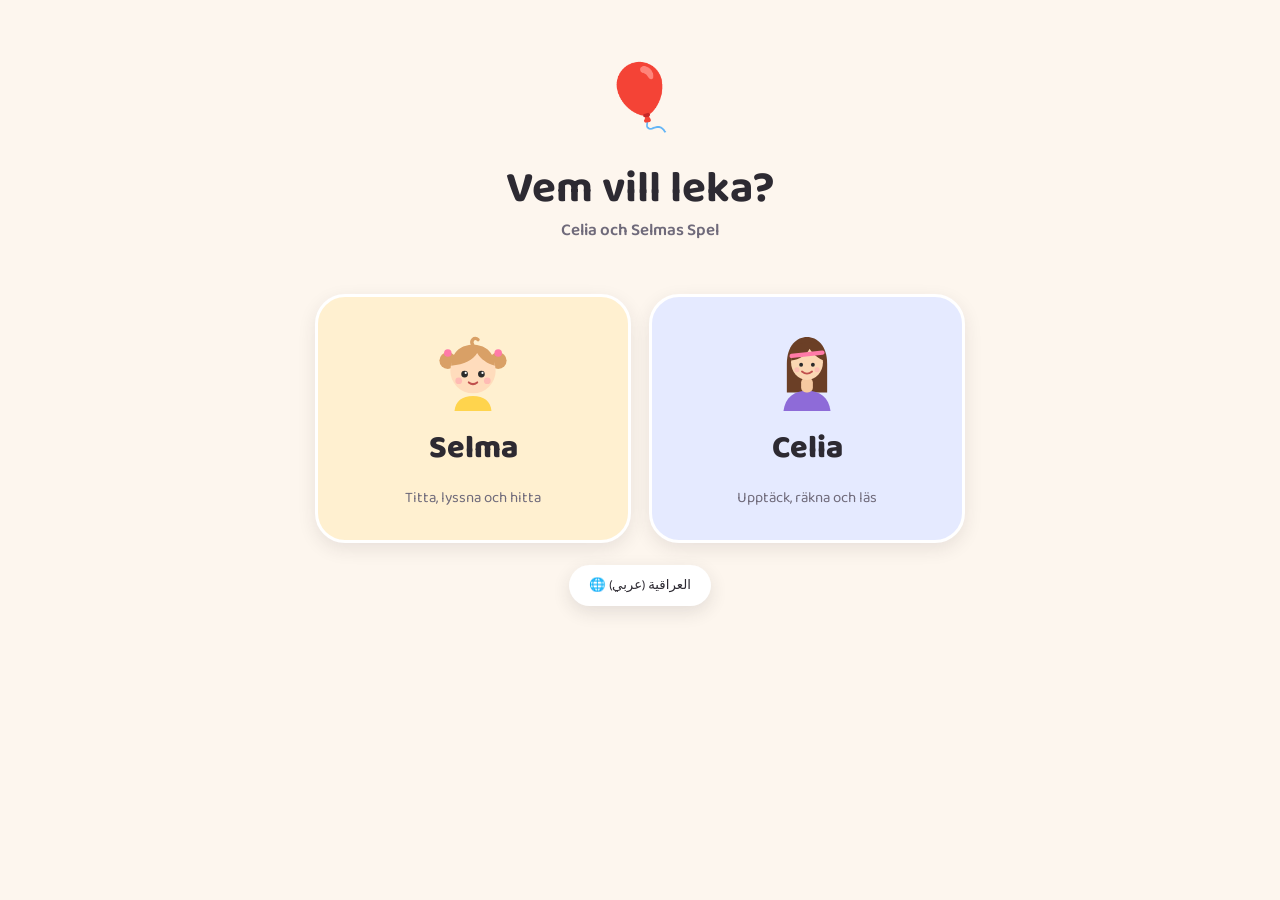
<file: index.html>
<!DOCTYPE html>
<html lang="sv">
<head>
    <meta charset="UTF-8">
    <meta name="viewport" content="width=device-width, initial-scale=1.0">
    <title>Celia och Selmas Spel</title>
    <link rel="preconnect" href="https://fonts.googleapis.com">
    <link rel="preconnect" href="https://fonts.gstatic.com" crossorigin>
    <link href="https://fonts.googleapis.com/css2?family=Baloo+2:wght@500;600;700;800&display=swap" rel="stylesheet">
    <link rel="stylesheet" href="5-9-styles-v7.css?v=8">
    <link rel="stylesheet" href="tablet.css?v=3">
</head>
<body>
    <div id="app"></div>

    <audio id="clickSound" preload="auto" src="https://thekhazal.github.io/click_sound.mp3"></audio>
    <audio id="matchSound" preload="auto" src="https://thekhazal.github.io/match_sound.mp3"></audio>
    <audio id="rightSound" preload="auto" src="https://thekhazal.github.io/right_sound.mp3"></audio>
    <audio id="wrongSound" preload="auto" src="https://thekhazal.github.io/wrong_sound.mp3"></audio>
    <audio id="backgroundMusic" preload="auto" loop src="https://thekhazal.github.io/background_music.mp3"></audio>

    <canvas id="confetti"></canvas>
    <script src="v15-app.js?v=36"></script><style>.profile-icon{font-size:84px!important;line-height:1!important}.profile-card .profile-icon svg{display:block;margin:0 auto}</style><script>if(!activeProfile)renderProfiles();</script><script src="profile-icons.js?v=1"></script><script src="nx2-affar-rakna.js?v=4"></script><script src="nx3-dela-hjalp.js?v=3"></script>
    <script src="tablet.js?v=2"></script>
</body>
</html>
</file>
<file: 5-9-styles-v7.css>
:root {
    --bg: #fdf6ee;
    --ink: #2d2a32;
    --ink-soft: #6f6a7a;
    --card: #ffffff;
    --shadow: 0 6px 18px rgba(45, 42, 50, 0.10);
    --shadow-lg: 0 14px 34px rgba(45, 42, 50, 0.16);
    --radius: 22px;
    --green: #2fbf71;
    --red: #ef476f;
    --c-siffror: #4f8cff;
    --c-bokstaver: #ff6b6b;
    --c-ord: #2fbf71;
    --c-figurer: #9b6bff;
    --c-djur: #ff9f43;
}

* { box-sizing: border-box; -webkit-tap-highlight-color: transparent; }

html, body {
    margin: 0;
    padding: 0;
    background: var(--bg);
    color: var(--ink);
    font-family: 'Baloo 2', 'Comic Sans MS', system-ui, sans-serif;
    min-height: 100%;
}

#app { max-width: 880px; margin: 0 auto; padding: 14px 16px 48px; }

/* ---------- top bar ---------- */
.topbar {
    display: flex;
    align-items: center;
    justify-content: space-between;
    gap: 10px;
    padding: 6px 2px 14px;
}
.brand {
    display: flex;
    align-items: center;
    gap: 10px;
    font-weight: 800;
    font-size: 20px;
    letter-spacing: 0.2px;
}
.brand .logo {
    width: 40px; height: 40px;
    display: grid; place-items: center;
    background: linear-gradient(135deg, #ffd166, #ff9f43);
    border-radius: 14px;
    font-size: 22px;
    box-shadow: var(--shadow);
}
.icon-btn {
    border: none;
    background: var(--card);
    width: 44px; height: 44px;
    border-radius: 14px;
    font-size: 20px;
    cursor: pointer;
    box-shadow: var(--shadow);
    display: grid; place-items: center;
    transition: transform 0.12s ease;
}
.icon-btn:active { transform: scale(0.92); }

/* ---------- home ---------- */
.hero {
    text-align: center;
    padding: 18px 10px 8px;
}
.hero h1 {
    font-size: clamp(30px, 7vw, 44px);
    margin: 0 0 4px;
    line-height: 1.1;
}
.hero p {
    margin: 0 0 20px;
    color: var(--ink-soft);
    font-size: 17px;
    font-weight: 600;
}
.tiles {
    display: grid;
    grid-template-columns: repeat(auto-fit, minmax(150px, 1fr));
    gap: 14px;
}
.tile {
    border: none;
    cursor: pointer;
    border-radius: var(--radius);
    padding: 22px 12px 18px;
    color: #fff;
    font-family: inherit;
    display: flex;
    flex-direction: column;
    align-items: center;
    gap: 8px;
    box-shadow: var(--shadow);
    transition: transform 0.14s ease, box-shadow 0.14s ease;
}
.tile:hover { transform: translateY(-3px); box-shadow: var(--shadow-lg); }
.tile:active { transform: scale(0.96); }
.tile .emoji { font-size: 44px; line-height: 1; filter: drop-shadow(0 3px 4px rgba(0,0,0,0.18)); }
.tile .label { font-size: 19px; font-weight: 800; }
.tile .sub { font-size: 13px; font-weight: 600; opacity: 0.9; }
.tile.siffror { background: linear-gradient(160deg, #6ea3ff, var(--c-siffror)); }
.tile.bokstaver { background: linear-gradient(160deg, #ff8a8a, var(--c-bokstaver)); }
.tile.ord { background: linear-gradient(160deg, #54d892, var(--c-ord)); }
.tile.figurer { background: linear-gradient(160deg, #b48cff, var(--c-figurer)); }
.tile.djur { background: linear-gradient(160deg, #ffb767, var(--c-djur)); }

/* ---------- game view ---------- */
.gamehead {
    display: flex;
    align-items: center;
    gap: 10px;
    margin-bottom: 12px;
}
.gamehead h2 { margin: 0; font-size: 24px; flex: 1; }
.stars { font-size: 18px; letter-spacing: 2px; white-space: nowrap; }

.prompt {
    background: var(--card);
    border-radius: var(--radius);
    box-shadow: var(--shadow);
    padding: 16px 18px;
    display: flex;
    align-items: center;
    gap: 14px;
    margin-bottom: 16px;
    min-height: 86px;
}
.prompt .target {
    font-size: 44px;
    font-weight: 800;
    line-height: 1;
    min-width: 64px;
    text-align: center;
}
.prompt .target.small { font-size: 30px; }
.prompt .text { flex: 1; }
.prompt .text .lead { font-size: 15px; font-weight: 600; color: var(--ink-soft); }
.prompt .text .name { font-size: 24px; font-weight: 800; }
.speak-btn {
    border: none;
    background: #eef3ff;
    color: var(--c-siffror);
    width: 52px; height: 52px;
    border-radius: 16px;
    font-size: 24px;
    cursor: pointer;
    transition: transform 0.12s ease;
}
.speak-btn:active { transform: scale(0.9); }

.grid {
    display: grid;
    gap: 12px;
    grid-template-columns: repeat(3, 1fr);
}
.grid.n6 { grid-template-columns: repeat(3, 1fr); }
.grid.n12 { grid-template-columns: repeat(4, 1fr); }
@media (max-width: 560px) {
    .grid.n12 { grid-template-columns: repeat(3, 1fr); }
}

.card {
    border: none;
    cursor: pointer;
    font-family: inherit;
    aspect-ratio: 1 / 1;
    border-radius: 20px;
    background: var(--card);
    box-shadow: var(--shadow);
    display: grid;
    place-items: center;
    font-size: clamp(30px, 8vw, 46px);
    font-weight: 800;
    color: var(--ink);
    transition: transform 0.13s ease, box-shadow 0.13s ease, background 0.2s ease;
    animation: pop-in 0.25s ease backwards;
}
.card:hover { transform: translateY(-2px); box-shadow: var(--shadow-lg); }
.card:active { transform: scale(0.94); }
.card .emoji { font-size: clamp(38px, 10vw, 56px); line-height: 1; }
.card.correct {
    background: var(--green);
    color: #fff;
    animation: bounce 0.5s ease;
}
.card.wrong {
    background: var(--red);
    color: #fff;
    animation: shake 0.4s ease;
}
.card.dim { opacity: 0.55; }

@keyframes pop-in { from { transform: scale(0.6); opacity: 0; } to { transform: scale(1); opacity: 1; } }
@keyframes bounce { 0% { transform: scale(1); } 35% { transform: scale(0.88); } 70% { transform: scale(1); } 85% { transform: scale(0.95); } 100% { transform: scale(1); } }
@keyframes shake { 0%,100% { transform: translateX(0); } 25% { transform: translateX(-6px); } 75% { transform: translateX(6px); } }

.feedback {
    text-align: center;
    font-size: 20px;
    font-weight: 800;
    min-height: 30px;
    margin-top: 14px;
}
.feedback.good { color: var(--green); }
.feedback.bad { color: var(--red); }

/* ---------- celebration ---------- */
.overlay {
    position: fixed;
    inset: 0;
    background: rgba(45, 42, 50, 0.45);
    display: grid;
    place-items: center;
    padding: 20px;
    z-index: 30;
}
.sheet {
    background: var(--card);
    border-radius: 26px;
    box-shadow: var(--shadow-lg);
    padding: 28px 24px;
    max-width: 380px;
    width: 100%;
    text-align: center;
    animation: pop-in 0.3s ease;
}
.sheet h3 { margin: 6px 0 4px; font-size: 28px; }
.sheet p { margin: 0 0 18px; color: var(--ink-soft); font-weight: 600; }
.sheet .big-stars { font-size: 40px; letter-spacing: 4px; }
.btn-row { display: flex; gap: 10px; justify-content: center; margin-top: 8px; }
.btn {
    border: none;
    font-family: inherit;
    font-weight: 800;
    font-size: 17px;
    padding: 13px 22px;
    border-radius: 16px;
    cursor: pointer;
    background: linear-gradient(160deg, #ffd166, #ff9f43);
    color: #fff;
    box-shadow: var(--shadow);
    transition: transform 0.12s ease;
}
.btn.secondary { background: #eef3ff; color: var(--c-siffror); box-shadow: none; }
.btn:active { transform: scale(0.95); }

/* ---------- settings ---------- */
.settings-row {
    display: flex;
    align-items: center;
    justify-content: space-between;
    gap: 12px;
    padding: 12px 2px;
    font-weight: 700;
    font-size: 16px;
    text-align: left;
}
.settings-row + .settings-row { border-top: 1px solid #f0ebe3; }
.settings-row input[type="range"] { width: 130px; accent-color: var(--c-djur); }
.settings-row input[type="checkbox"] { width: 22px; height: 22px; accent-color: var(--c-ord); }
.settings-row select, .settings-row input[type="number"] {
    font-family: inherit;
    font-weight: 700;
    font-size: 15px;
    padding: 8px 10px;
    border: 2px solid #eee6da;
    border-radius: 12px;
    background: #fff;
    width: 84px;
}
.range-pair { display: flex; gap: 8px; }

#confetti {
    position: fixed;
    inset: 0;
    pointer-events: none;
    z-index: 40;
}

@media (min-width: 700px) {
    .card { max-height: 175px; }
}

@media (max-width: 560px) {
    #app { padding: 10px 12px 40px; }
    .prompt .target { font-size: 36px; }
    .gamehead h2 { font-size: 20px; }
}

/* Profiler och tydligt mål, även på små skärmar. */
.profile-balloon {font-size:64px;margin:12px 0;}
.profiles {display:grid;grid-template-columns:1fr 1fr;gap:18px;margin:22px auto;max-width:650px;}
.profile-card {border:3px solid white;border-radius:30px;padding:30px 12px;display:flex;align-items:center;flex-direction:column;gap:12px;font-family:inherit;cursor:pointer;box-shadow:var(--shadow);color:var(--ink);}
.profile-card.selma {background:#fff0d0;} .profile-card.celia {background:#e5eaff;}
.profile-icon {font-size:70px;line-height:1.2;} .profile-name {font-size:32px;font-weight:800;}
.profile-sub {font-size:15px;color:var(--ink-soft);}
.profile-switch {font:700 16px 'Baloo 2',sans-serif;border:0;background:#fff;border-radius:18px;padding:10px 16px;box-shadow:var(--shadow);cursor:pointer;}
.prompt {border:3px solid #dce7ff;background:#f0f5ff;min-height:150px;padding:16px 20px;}
.prompt .target {font-size:clamp(68px,18vw,88px);min-width:90px;}
.prompt .text .target-value {font-size:clamp(60px,17vw,82px);line-height:1.05;overflow-wrap:anywhere;}
.prompt .text .word-value {font-size:clamp(30px,8vw,52px);}
.prompt .text .name:not(.target-value) {font-size:22px;}
.prompt .text .lead {font-size:16px;}
.speak-btn {flex-shrink:0;}
.stars {font-size:20px;color:#bb7a00;letter-spacing:0;}
.grid.n2 {grid-template-columns:repeat(2,minmax(0,1fr));}
.grid.n3 {grid-template-columns:repeat(3,minmax(0,1fr));}
.grid.n4 {grid-template-columns:repeat(2,minmax(0,1fr));}
.grid.n2 .card {min-height:150px;max-height:230px;}
.grid.n2 .card .emoji {font-size:clamp(56px,15vw,72px);}
.sheet {max-height:90dvh;overflow:auto;}
@media(max-width:420px) {
 .gamehead {gap:7px;} .gamehead h2 {font-size:19px;}
 .prompt {gap:10px;padding:14px 12px;} .prompt .target {min-width:78px;}
 .profile-card {padding:24px 8px;} .profile-sub {font-size:13px;}
 .brand {font-size:18px;}
}
@media(prefers-reduced-motion:reduce) {.card,.sheet {animation:none;} * {transition:none!important;}}

.grid.n9 {grid-template-columns:repeat(3,minmax(0,1fr));}
.grid.n16 {grid-template-columns:repeat(4,minmax(0,1fr));}
.grid.n12 .card,.grid.n16 .card {min-height:72px;}
.grid.n16 .card .emoji,.grid.n12 .card .emoji {font-size:clamp(30px,8vw,46px);}
.tile.skriv { background: linear-gradient(160deg, #ff8fc0, #e0559a); }
.write-box { background: var(--card); border-radius: var(--radius); box-shadow: var(--shadow); padding: 20px 16px; text-align: center; margin-bottom: 14px; }
.write-lead { font-size: 18px; font-weight: 700; color: var(--ink-soft); }
.write-face { font-size: clamp(80px, 24vw, 130px); line-height: 1.1; margin: 8px 0; }
.write-face.count { font-size: clamp(34px, 9vw, 52px); letter-spacing: 4px; word-break: break-all; line-height: 1.3; }
.write-hint { min-height: 30px; font-size: 24px; font-weight: 800; letter-spacing: 4px; color: var(--ink-soft); }
.write-hint.done { color: var(--green); }
.write-input { width: 100%; max-width: 420px; box-sizing: border-box; font: inherit; font-size: 34px; font-weight: 800; text-align: center; padding: 12px; margin: 10px 0 14px; border: 3px solid #e3dff0; border-radius: 18px; background: #fff; color: var(--ink); outline: none; }
.write-input:focus { border-color: var(--c-siffror); }
.write-input.ok { border-color: var(--green); background: #e8fbf0; }
.write-input.bad { border-color: var(--red); background: #ffeaf0; }

.tile.plusminus { background: linear-gradient(160deg, #5fd0a5, #1f9d77); }
.tile.ganger { background: linear-gradient(160deg, #ffb35c, #f07f1d); }
.tile.dela { background: linear-gradient(160deg, #6fb6ff, #3a78e0); }
.tile.blandat { background: linear-gradient(160deg, #b58cff, #7a4fe0); }
.tile.__x { background: linear-gradient(160deg, #5fd0a5, #1f9d77); }
.math-box { padding: 14px 12px 16px; }
.math-pics { display: flex; flex-wrap: wrap; align-items: center; justify-content: center; gap: 6px 10px; font-size: clamp(26px, 8vw, 38px); line-height: 1.2; margin-bottom: 4px; }
.math-group { word-break: break-all; max-width: 42%; }
.math-take { opacity: .45; text-decoration: line-through; }
.math-op { font-size: 40px; font-weight: 800; color: var(--ink-soft); }
.math-eq { display: flex; align-items: center; justify-content: center; gap: 12px; font-size: clamp(40px, 12vw, 56px); font-weight: 800; color: var(--ink); margin: 6px 0 12px; }
.math-ans { min-width: 1.6em; padding: 0 10px; border-bottom: 5px dashed #c9c3dd; text-align: center; color: var(--c-siffror); }
.math-ans.empty { color: #c9c3dd; }
.math-ans.ok { color: var(--green); border-bottom-color: var(--green); }
.math-ans.bad { color: var(--red); border-bottom-color: var(--red); }
.keypad { display: grid; grid-template-columns: repeat(3, 1fr); gap: 10px; max-width: 360px; margin: 0 auto; }
.key { font: inherit; font-size: 34px; font-weight: 800; height: 64px; border: 0; border-radius: 18px; background: #eef0ff; color: var(--ink); box-shadow: 0 4px 0 #d3d6ee; cursor: pointer; touch-action: manipulation; }
.key:active { transform: translateY(3px); box-shadow: 0 1px 0 #d3d6ee; }
.key-ok { background: var(--green); color: #fff; box-shadow: 0 4px 0 #1f8f55; }
.key-del { background: #ffe9ec; box-shadow: 0 4px 0 #f3c6cd; }
.math-bowl { background: #f3f0ff; border: 3px solid #d8d1f2; border-radius: 16px; padding: 4px 8px; }
.math-kids { font-size: clamp(26px, 8vw, 36px); }
</file>
<file: tablet.css>
/* Surfplatta (iPad): större text, knappar och spelytor. Telefon påverkas inte. */
@media (min-width: 700px) and (min-height: 700px) {
  #app { max-width: 980px; padding: 20px 28px 60px; }
  #app .gamehead { gap: 16px; padding-bottom: 14px; }
  #app .gamehead h2 { font-size: 32px; }
  #app .icon-btn { width: 60px; height: 60px; font-size: 26px; border-radius: 18px; }
  #app .stars { font-size: 30px; }
  #app .brand { font-size: 26px; }
  #app .profile-switch { font-size: 20px; padding: 12px 20px; }
  #app .tiles { gap: 20px; }
  #app .tile .emoji { font-size: 56px; }
  #app .tile .label { font-size: 24px; }
  #app .tile .sub { font-size: 16px; }
  #app .prompt { min-height: 130px; padding: 20px 26px; }
  #app .prompt .text .lead { font-size: 26px; font-weight: 700; }
  #app .prompt .text .name:not(.target-value) { font-size: 34px; }
  #app .speak-btn { width: 72px; height: 72px; font-size: 32px; }
  #app .keypad { max-width: 520px; gap: 14px; }
  #app .key { height: 88px; font-size: 44px; border-radius: 22px; }
  #app .math-eq, #app .math-q { font-size: 64px; }
  #app .card { max-height: none; }
  #app .grid { gap: 18px; }
  #app .grid.n2 .card { max-height: 320px; }
  #app .shop-list { padding: 18px 24px; }
  #app .shop-row { font-size: 30px; padding: 10px 2px; }
  #app .shop-row .s-emo { font-size: 44px; }
  #app .shop-row .s-price { font-size: 26px; }
  #app .shop-shelf { grid-template-columns: repeat(auto-fill, minmax(120px, 1fr)); gap: 14px; }
  #app .shop-card { min-height: 120px; font-size: 56px; }
  #app .shop-card .badge { font-size: 20px; padding: 2px 12px; }
  #app .nx-count { font-size: 26px; }
  #app .dela-eq { font-size: 44px; }
  #app .dz .dz-face { font-size: 44px; }
  #app .dz .dz-count { font-size: 20px; }
  #app .why-title { font-size: 26px; }
  #app .why-btn, #app .why-close { font-size: 24px; padding: 14px 30px; }
  #app .why-line { font-size: 44px; }
  #app .why-bowl { font-size: 34px; }
  #app .why-count { font-size: 56px; }
  #app .why-eq { font-size: 46px; }
  #app .nx-pad { max-width: 520px; gap: 14px; margin: 14px auto; }
  #app .nx-key { height: 86px; font-size: 42px; border-radius: 22px; }
  #app .nx-timein { font-size: 52px; }
  #app .nx-tf { height: 84px; min-width: 150px; font-size: 44px; }
  #app .prompt .text .lead { font-size: 30px; }
}

@media (min-width: 700px) and (min-height: 700px) and (max-height: 900px) {
  #app .prompt { min-height: 90px; padding: 12px 22px; }
  #app .keypad, #app .nx-pad { max-width: 440px; gap: 10px; }
  #app .key, #app .nx-key { height: 62px; font-size: 34px; }
  #app .nx-tf { height: 66px; }
  #app .math-eq, #app .math-q { font-size: 52px; }
}
</file>
